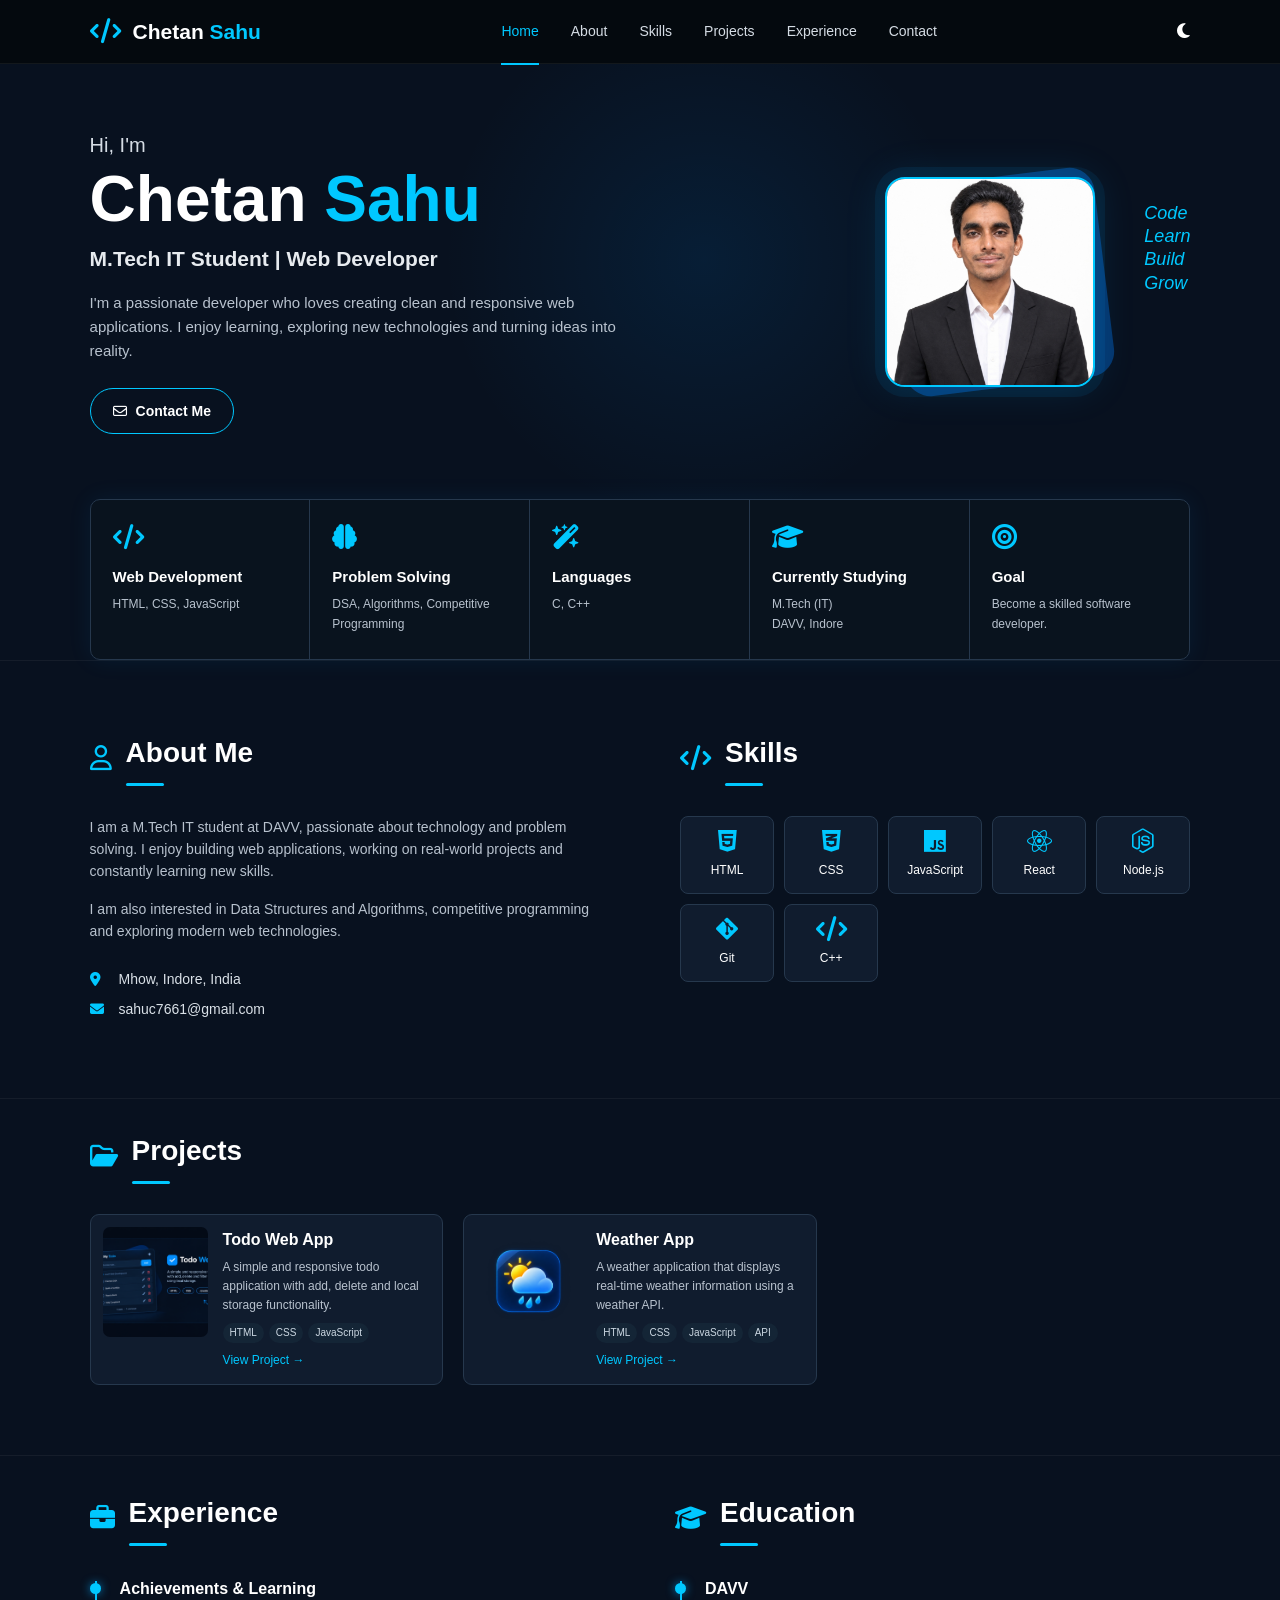
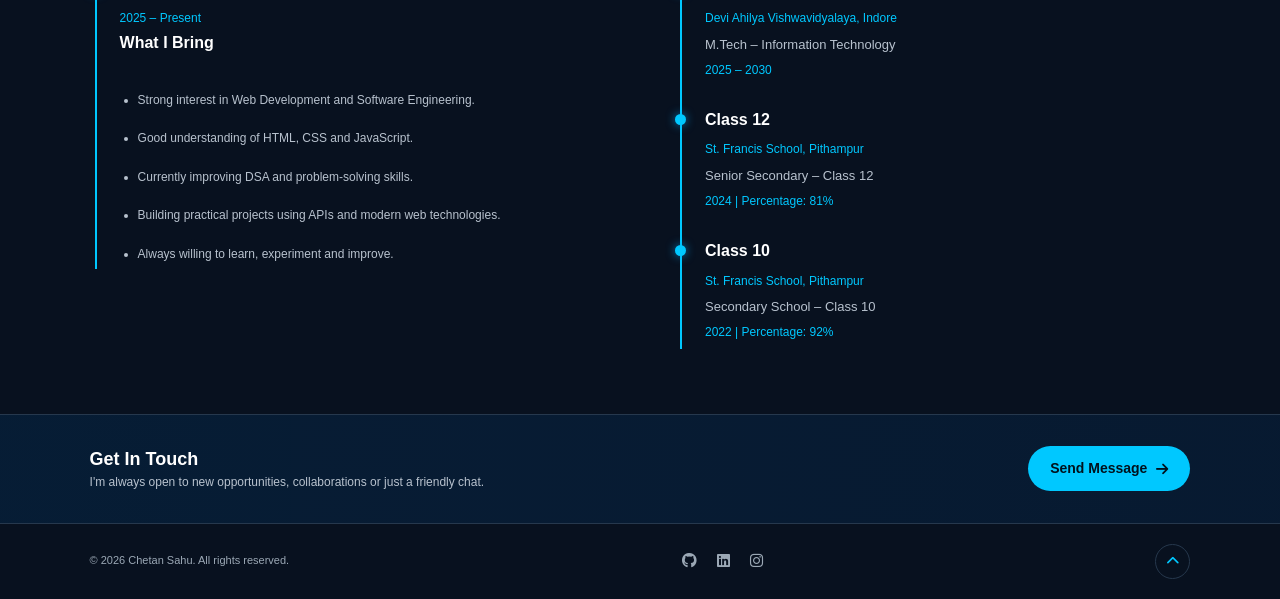
<file: index.html>
<!DOCTYPE html>
<html lang="en">

<head>
    <meta charset="UTF-8">

    <meta name="viewport" content="width=device-width, initial-scale=1.0">

    <meta name="description" content="Chetan Sahu - M.Tech IT Student Portfolio">

    <title>Chetan Sahu | Portfolio</title>

    <!-- CSS -->
    <link rel="stylesheet" href="style.css">

    <!-- Font Awesome Icons -->
    <link rel="stylesheet" href="https://cdnjs.cloudflare.com/ajax/libs/font-awesome/6.5.2/css/all.min.css">
    <script src="script.js"></script>
</head>

<body>

    <!-- ================= NAVBAR ================= -->

    <header class="navbar">

        <div class="logo">
            <i class="fa-solid fa-code"></i>
            <span>Chetan <b>Sahu</b></span>
        </div>

        <nav>
            <a href="#home" class="active">Home</a>
            <a href="#about">About</a>
            <a href="#skills">Skills</a>
            <a href="#projects">Projects</a>
            <a href="#experience">Experience</a>
            <a href="#contact">Contact</a>
        </nav>

        <!-- Dark / Light mode -->
        <!-- <button id="theme-btn" class="theme-btn">
            <i class="fa-solid fa-moon"></i>
        </button> -->
        <!-- Dark / Light Mode -->
        <button id="theme-btn" class="theme-btn" aria-label="Toggle dark/light mode">
            <i class="fa-solid fa-moon"></i>
        </button>

    </header>


    <!-- ================= HOME ================= -->

    <section id="home" class="hero">

        <div class="hero-content">

            <p class="intro">Hi, I'm</p>

            <h1>
                Chetan <span>Sahu</span>
            </h1>

            <h2>
                M.Tech IT Student | Web Developer
            </h2>

            <p class="hero-description">
                I'm a passionate developer who loves creating
                clean and responsive web applications. I enjoy
                learning, exploring new technologies and turning
                ideas into reality.
            </p>

            <div class="hero-buttons">

                <!-- <a href="#" class="btn primary-btn">
                    <i class="fa-solid fa-download"></i>
                    Download Resume
                </a> -->

                <a href="#contact" class="btn secondary-btn">
                    <i class="fa-regular fa-envelope"></i>
                    Contact Me
                </a>

            </div>

        </div>


        <!-- Profile Image -->

        <div class="hero-image">

            <div class="image-decoration"></div>

            <img src="images/Screenshot.jpg" alt="Chetan Sahu">

            <div class="code-text">
                Code<br>
                Learn<br>
                Build<br>
                Grow
            </div>

        </div>

    </section>


    <!-- ================= QUICK FEATURES ================= -->

    <section class="features">

        <div class="feature-card">

            <i class="fa-solid fa-code"></i>

            <div>
                <h3>Web Development</h3>

                <p>
                    HTML, CSS, JavaScript

                </p>
            </div>

        </div>


        <div class="feature-card">

            <i class="fa-solid fa-brain"></i>

            <div>
                <h3>Problem Solving</h3>

                <p>
                    DSA, Algorithms,
                    Competitive Programming
                </p>
            </div>

        </div>


        <div class="feature-card">

            <i class="fa-solid fa-wand-magic-sparkles"></i>

            <div>
                <h3>Languages</h3>

                <p>
                    C, C++

                </p>
            </div>

        </div>


        <div class="feature-card">

            <i class="fa-solid fa-graduation-cap"></i>

            <div>
                <h3>Currently Studying</h3>

                <p>
                    M.Tech (IT)<br>
                    DAVV, Indore
                </p>
            </div>

        </div>


        <div class="feature-card">

            <i class="fa-solid fa-bullseye"></i>

            <div>
                <h3>Goal</h3>

                <p>
                    Become a skilled software
                    developer.
                </p>
            </div>

        </div>

    </section>


    <!-- ================= ABOUT ================= -->

    <section id="about" class="section">

        <div class="about-container">

            <div class="about-text">

                <div class="section-title">
                    <i class="fa-regular fa-user"></i>

                    <h2>About Me</h2>
                </div>

                <p>
                    I am a M.Tech IT student at DAVV, passionate
                    about technology and problem solving. I enjoy
                    building web applications, working on
                    real-world projects and constantly learning
                    new skills.
                </p>

                <p>
                    I am also interested in Data Structures and
                    Algorithms, competitive programming and
                    exploring modern web technologies.
                </p>


                <div class="personal-info">

                    <p>
                        <i class="fa-solid fa-location-dot"></i>
                        Mhow, Indore, India
                    </p>

                    <p>
                        <i class="fa-solid fa-envelope"></i>
                        sahuc7661@gmail.com
                    </p>

                </div>

            </div>


            <!-- ================= SKILLS ================= -->

            <div id="skills" class="skills">

                <div class="section-title">

                    <i class="fa-solid fa-code"></i>

                    <h2>Skills</h2>

                </div>


                <div class="skills-grid">

                    <div class="skill-card">
                        <i class="fa-brands fa-html5"></i>
                        <span>HTML</span>
                    </div>

                    <div class="skill-card">
                        <i class="fa-brands fa-css3-alt"></i>
                        <span>CSS</span>
                    </div>

                    <div class="skill-card">
                        <i class="fa-brands fa-js"></i>
                        <span>JavaScript</span>
                    </div>

                    <div class="skill-card">
                        <i class="fa-brands fa-react"></i>
                        <span>React</span>
                    </div>

                    <div class="skill-card">
                        <i class="fa-brands fa-node-js"></i>
                        <span>Node.js</span>
                    </div>

                    <div class="skill-card">
                        <i class="fa-brands fa-git-alt"></i>
                        <span>Git</span>
                    </div>

                    <!-- <div class="skill-card">
                        <i class="fa-brands fa-java"></i>
                        <span>Java</span>
                    </div> -->

                    <div class="skill-card">
                        <i class="fa-solid fa-code"></i>
                        <span>C++</span>
                    </div>

                    <!-- <div class="skill-card">
                        <i class="fa-solid fa-database"></i>
                        <span>MySQL</span>
                    </div> -->

                    <!-- <div class="skill-card">
                        <i class="fa-brands fa-figma"></i>
                        <span>Figma</span>
                    </div> -->

                </div>

            </div>

        </div>

    </section>


    <!-- ================= PROJECTS ================= -->

    <section id="projects" class="section projects-section">

        <div class="section-title">

            <i class="fa-regular fa-folder-open"></i>

            <h2>Projects</h2>

        </div>


        <div class="projects-container">


            <!-- Project 1 -->

            <!-- <div class="project-card">

                <img src="images/travel.png"
                     alt="Travel Explorer">

                <div class="project-content">

                    <h3>Travel Explorer</h3>

                    <p>
                        A travel information web app that
                        provides useful information about
                        cities and destinations using APIs.
                    </p>

                    <div class="tags">

                        <span>HTML</span>
                        <span>CSS</span>
                        <span>JavaScript</span>
                        <span>APIs</span>

                    </div>

                    <a href="projects/travel-explorer/index.html" class="project-link">
                        View Project →
                    </a>

                </div>

            </div> -->


            <!-- Project 2 -->

            <div class="project-card">

                <img src="images/todo.png" alt="Todo Web App">

                <div class="project-content">

                    <h3>Todo Web App</h3>

                    <p>
                        A simple and responsive todo
                        application with add, delete and
                        local storage functionality.
                    </p>

                    <div class="tags">

                        <span>HTML</span>
                        <span>CSS</span>
                        <span>JavaScript</span>

                    </div>

                    <a href="projects/todo-app/index.html" class="project-link">
                        View Project →
                    </a>

                </div>

            </div>


            <!-- Project 3 -->

            <div class="project-card">

                <img src="images/weather.png" alt="Weather App">

                <div class="project-content">

                    <h3>Weather App</h3>

                    <p>
                        A weather application that displays
                        real-time weather information using
                        a weather API.
                    </p>

                    <div class="tags">

                        <span>HTML</span>
                        <span>CSS</span>
                        <span>JavaScript</span>
                        <span>API</span>

                    </div>

                    <a href="projects/weather-app/index.html" class="project-link">
                        View Project →
                    </a>

                </div>

            </div>

        </div>

    </section>


    <!-- ================= EXPERIENCE ================= -->

    <section id="experience" class="section experience-section">

        <div class="experience-container">


            <div class="experience-box">

                <div class="section-title">

                    <i class="fa-solid fa-briefcase"></i>

                    <h2>Experience</h2>

                </div>

                <div class="timeline">

                    <div class="timeline-item">

                        <div class="timeline-dot"></div>

                        <div>

                            <h3>
                                Achievements & Learning
                            </h3>

                            <span>
                                2025 – Present
                            </span><br>
                            <div class="experience-box">

                                <h4>What I Bring</h4><br>

                                <ul>
                                    <li>Strong interest in Web Development and Software Engineering.</li><br>
                                    <li>Good understanding of HTML, CSS and JavaScript.</li><br>
                                    <li>Currently improving DSA and problem-solving skills.</li><br>
                                    <li>Building practical projects using APIs and modern web technologies.</li><br>
                                    <li>Always willing to learn, experiment and improve.</li>
                                </ul>

                            </div>

                            <!-- <ul>

                                <li>
                                    Built multiple web
                                    projects.
                                </li>

                                <li>
                                    Practicing DSA and
                                    problem solving.
                                </li>

                                <li>
                                    Learning modern
                                    web technologies.
                                </li>

                            </ul> -->

                        </div>

                    </div>

                </div>

            </div>


            <!-- Education -->

            <div class="experience-box">

                <div class="section-title">

                    <i class="fa-solid fa-graduation-cap"></i>

                    <h2>Education</h2>

                </div>

                <div class="timeline">

                    <div class="timeline-item">

                        <div class="timeline-dot"></div>

                        <div>

                            <h3>
                                DAVV
                            </h3>

                            <span>
                                Devi Ahilya Vishwavidyalaya,
                                Indore
                            </span>

                            <p>
                                M.Tech – Information Technology
                            </p>

                            <span>
                                2025 – 2030
                            </span>

                        </div>

                    </div><br>
                    <div class="timeline-item">

                        <div class="timeline-dot"></div>

                        <div>
                            <h3>Class 12</h3>

                            <span>
                                St. Francis School, Pithampur
                            </span>

                            <p>
                                Senior Secondary – Class 12
                            </p>

                            <span>
                                2024 | Percentage: 81%
                            </span>
                        </div>

                    </div><br>
                    <div class="timeline-item">

                        <div class="timeline-dot"></div>

                        <div>
                            <h3>Class 10</h3>

                            <span>
                                St. Francis School, Pithampur
                            </span>

                            <p>
                                Secondary School – Class 10
                            </p>

                            <span>
                                2022 | Percentage: 92%
                            </span>
                        </div>

                    </div>

                </div>

            </div>

        </div>

    </section>


    <!-- ================= CONTACT ================= -->

    <section id="contact" class="contact-section">

        <div class="contact-content">

            <div>

                <h2>Get In Touch</h2>

                <p>
                    I'm always open to new opportunities,
                    collaborations or just a friendly chat.
                </p>

            </div>


            <a href="https://mail.google.com/mail/?view=cm&fs=1&to=sahuc7661@gmail.com" target="_blank"
                class="btn primary-btn">
                Send Message
                <i class="fa-solid fa-arrow-right"></i>

            </a>

        </div>

    </section>


    <!-- ================= FOOTER ================= -->

    <footer>

        <p>
            © 2026 Chetan Sahu. All rights reserved.
        </p>


        <div class="social-links">

            <a href="https://github.com/chetansahu3080" target="_blank">
                <i class="fa-brands fa-github"></i>
            </a>

            <a href="https://www.linkedin.com/in/chetan-sahu-0645aa422/" target="_blank">
                <i class="fa-brands fa-linkedin"></i>
            </a>

            <a href="https://www.instagram.com/chetan_sahu3080/" target="_blank">
                <i class="fa-brands fa-instagram"></i>
            </a>

            <!-- <a href="#">
                <i class="fa-brands fa-x-twitter"></i>
            </a> -->

        </div>


        <!-- Scroll to top -->

        <button id="top-btn" class="top-btn">

            <i class="fa-solid fa-chevron-up"></i>

        </button>

    </footer>


    <!-- JavaScript -->

    <script src="script.js"></script>

</body>

</html>
</file>
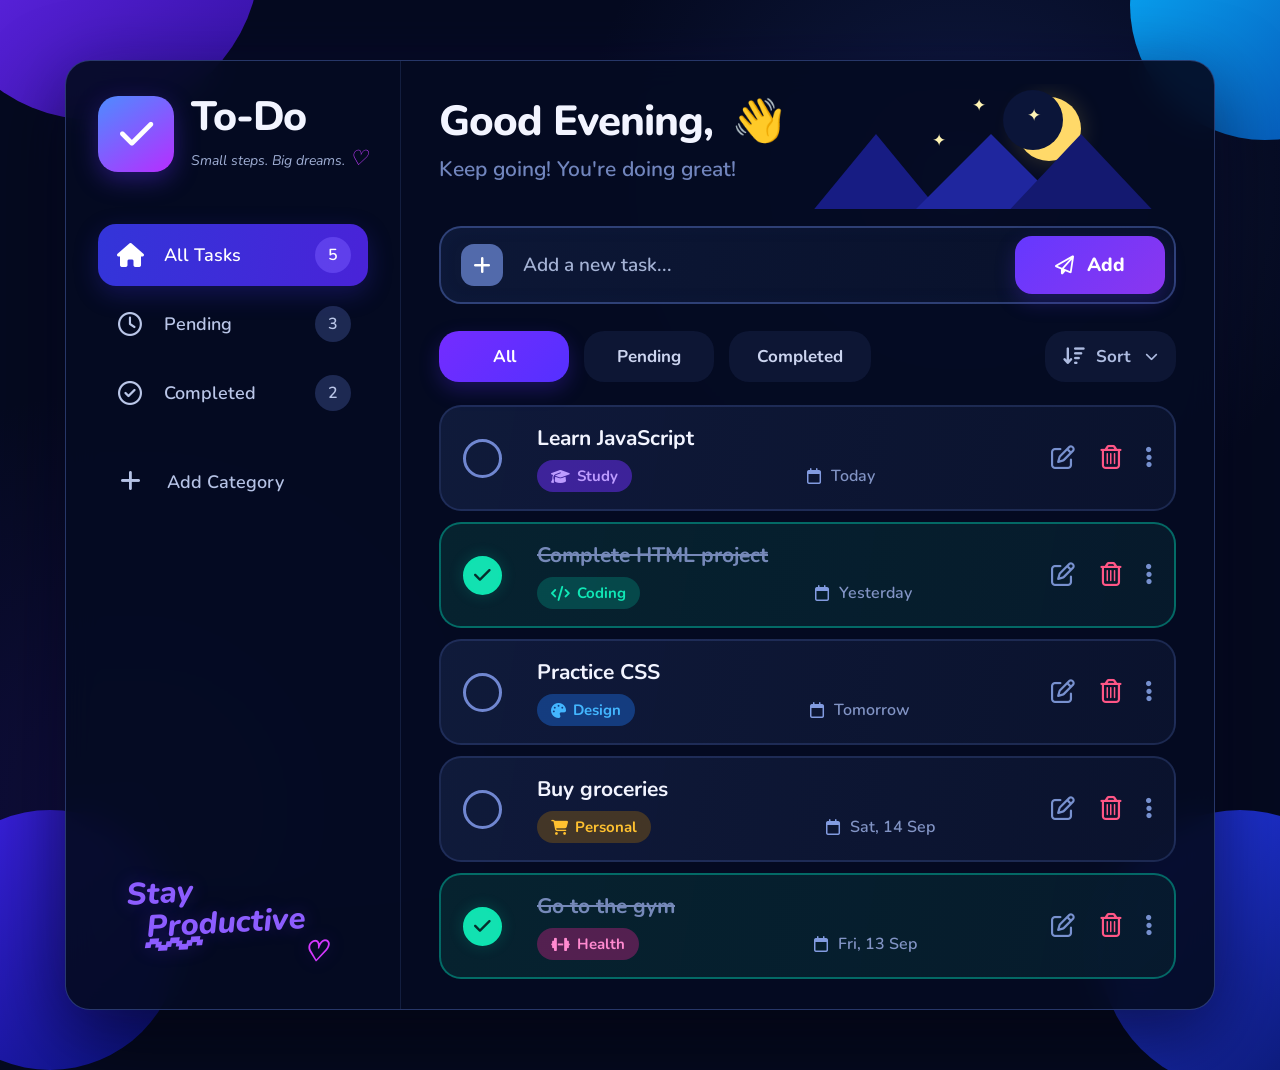
<file: projects/todo-app/index.html>
<!DOCTYPE html>
<html lang="en">
<head>
    <meta charset="UTF-8">

    <!-- Mobile Responsive -->
    <meta name="viewport" content="width=device-width, initial-scale=1.0">

    <title>To-Do | Stay Productive</title>

    <!-- Google Font -->
    <link rel="preconnect" href="https://fonts.googleapis.com">
    <link rel="preconnect" href="https://fonts.gstatic.com" crossorigin>
    <link href="https://fonts.googleapis.com/css2?family=Nunito:wght@400;500;600;700;800&display=swap" rel="stylesheet">

    <!-- Font Awesome Icons -->
    <link rel="stylesheet"
          href="https://cdnjs.cloudflare.com/ajax/libs/font-awesome/6.5.2/css/all.min.css">

    <!-- CSS -->
    <link rel="stylesheet" href="style.css">
</head>

<body>

    <!-- Background Decorative Elements -->
    <div class="bg-circle circle-1"></div>
    <div class="bg-circle circle-2"></div>
    <div class="bg-circle circle-3"></div>
    <div class="bg-circle circle-4"></div>


    <!-- ================= MAIN APP ================= -->

    <div class="app-container">


        <!-- ================= SIDEBAR ================= -->

        <aside class="sidebar">

            <!-- Logo -->
            <div class="logo-area">

                <div class="logo-icon">
                    <i class="fa-solid fa-check"></i>
                </div>

                <div class="logo-text">
                    <h1>To-Do</h1>
                    <p>Small steps. Big dreams. <span>♡</span></p>
                </div>

            </div>


            <!-- Navigation -->

            <nav class="sidebar-nav">

                <button class="nav-item active" data-filter="all">

                    <span class="nav-icon">
                        <i class="fa-solid fa-house"></i>
                    </span>

                    <span class="nav-name">All Tasks</span>

                    <span class="nav-count" id="allCount">5</span>

                </button>


                <button class="nav-item" data-filter="pending">

                    <span class="nav-icon">
                        <i class="fa-regular fa-clock"></i>
                    </span>

                    <span class="nav-name">Pending</span>

                    <span class="nav-count" id="pendingCount">3</span>

                </button>


                <button class="nav-item" data-filter="completed">

                    <span class="nav-icon">
                        <i class="fa-regular fa-circle-check"></i>
                    </span>

                    <span class="nav-name">Completed</span>

                    <span class="nav-count" id="completedCount">2</span>

                </button>


                <!-- Add Category -->

                <button class="add-category">

                    <span class="plus-category">
                        <i class="fa-solid fa-plus"></i>
                    </span>

                    <span>Add Category</span>

                </button>

            </nav>


            <!-- Productivity Quote -->

            <div class="productivity-message">

                <p>Stay</p>
                <p>Productive</p>

                <span class="quote-lines">〰</span>
                <span class="quote-heart">♡</span>

            </div>

        </aside>



        <!-- ================= MAIN CONTENT ================= -->

        <main class="main-content">


            <!-- Header -->

            <header class="main-header">

                <div class="welcome-text">

                    <h2>
                        Good Evening,
                        <span class="wave">👋</span>
                    </h2>

                    <p>Keep going! You're doing great!</p>

                </div>


                <!-- Decorative Night Illustration -->

                <div class="night-scene">

                    <div class="moon"></div>

                    <div class="stars">
                        <span>✦</span>
                        <span>✦</span>
                        <span>✦</span>
                        <span>✦</span>
                    </div>

                    <div class="mountains">
                        <div class="mountain mountain-1"></div>
                        <div class="mountain mountain-2"></div>
                        <div class="mountain mountain-3"></div>
                    </div>

                </div>

            </header>



            <!-- ================= ADD TASK ================= -->

            <section class="add-task-section">

                <div class="task-input-wrapper">

                    <div class="input-plus">
                        <i class="fa-solid fa-plus"></i>
                    </div>

                    <input
                        type="text"
                        id="taskInput"
                        placeholder="Add a new task..."
                        autocomplete="off"
                    >

                    <button id="addTaskBtn" class="add-task-btn">

                        <i class="fa-regular fa-paper-plane"></i>

                        <span>Add</span>

                    </button>

                </div>

            </section>



            <!-- ================= FILTER TABS ================= -->

            <section class="task-controls">

                <div class="filter-tabs">

                    <button class="filter-btn active" data-filter="all">
                        All
                    </button>

                    <button class="filter-btn" data-filter="pending">
                        Pending
                    </button>

                    <button class="filter-btn" data-filter="completed">
                        Completed
                    </button>

                </div>


                <!-- Sort -->

                <button class="sort-btn" id="sortBtn">

                    <i class="fa-solid fa-arrow-down-wide-short"></i>

                    <span>Sort</span>

                    <i class="fa-solid fa-chevron-down"></i>

                </button>

                <div class="sort-menu" id="sortMenu">

                    <button data-sort="default">
                        Default
                    </button>

                    <button data-sort="newest">
                        Newest
                    </button>

                    <button data-sort="oldest">
                        Oldest
                    </button>

                    <button data-sort="az">
                        A → Z
                    </button>

                    <button data-sort="za">
                        Z → A
                    </button>

                </div>

            </section>



            <!-- ================= TASK LIST ================= -->

            <section class="task-list" id="taskList">


                <!-- TASK 1 -->

                <article class="task-card pending-task"
                         data-category="study"
                         data-status="pending">

                    <button class="task-check">
                        <i class="fa-solid fa-check"></i>
                    </button>


                    <div class="task-information">

                        <h3>Learn JavaScript</h3>

                        <div class="task-meta">

                            <span class="category study">

                                <i class="fa-solid fa-graduation-cap"></i>

                                Study

                            </span>

                            <span class="task-date">

                                <i class="fa-regular fa-calendar"></i>

                                Today

                            </span>

                        </div>

                    </div>


                    <div class="task-actions">

                        <button class="edit-btn">
                            <i class="fa-regular fa-pen-to-square"></i>
                        </button>

                        <button class="delete-btn">
                            <i class="fa-regular fa-trash-can"></i>
                        </button>

                        <button class="more-btn">
                            <i class="fa-solid fa-ellipsis-vertical"></i>
                        </button>

                    </div>

                </article>



                <!-- TASK 2 -->

                <article class="task-card completed-task"
                         data-category="coding"
                         data-status="completed">

                    <button class="task-check checked">

                        <i class="fa-solid fa-check"></i>

                    </button>


                    <div class="task-information">

                        <h3>Complete HTML project</h3>

                        <div class="task-meta">

                            <span class="category coding">

                                <i class="fa-solid fa-code"></i>

                                Coding

                            </span>

                            <span class="task-date">

                                <i class="fa-regular fa-calendar"></i>

                                Yesterday

                            </span>

                        </div>

                    </div>


                    <div class="task-actions">

                        <button class="edit-btn">
                            <i class="fa-regular fa-pen-to-square"></i>
                        </button>

                        <button class="delete-btn">
                            <i class="fa-regular fa-trash-can"></i>
                        </button>

                        <button class="more-btn">
                            <i class="fa-solid fa-ellipsis-vertical"></i>
                        </button>

                    </div>

                </article>



                <!-- TASK 3 -->

                <article class="task-card pending-task"
                         data-category="design"
                         data-status="pending">

                    <button class="task-check">
                        <i class="fa-solid fa-check"></i>
                    </button>


                    <div class="task-information">

                        <h3>Practice CSS</h3>

                        <div class="task-meta">

                            <span class="category design">

                                <i class="fa-solid fa-palette"></i>

                                Design

                            </span>

                            <span class="task-date">

                                <i class="fa-regular fa-calendar"></i>

                                Tomorrow

                            </span>

                        </div>

                    </div>


                    <div class="task-actions">

                        <button class="edit-btn">
                            <i class="fa-regular fa-pen-to-square"></i>
                        </button>

                        <button class="delete-btn">
                            <i class="fa-regular fa-trash-can"></i>
                        </button>

                        <button class="more-btn">
                            <i class="fa-solid fa-ellipsis-vertical"></i>
                        </button>

                    </div>

                </article>



                <!-- TASK 4 -->

                <article class="task-card pending-task"
                         data-category="personal"
                         data-status="pending">

                    <button class="task-check">
                        <i class="fa-solid fa-check"></i>
                    </button>


                    <div class="task-information">

                        <h3>Buy groceries</h3>

                        <div class="task-meta">

                            <span class="category personal">

                                <i class="fa-solid fa-cart-shopping"></i>

                                Personal

                            </span>

                            <span class="task-date">

                                <i class="fa-regular fa-calendar"></i>

                                Sat, 14 Sep

                            </span>

                        </div>

                    </div>


                    <div class="task-actions">

                        <button class="edit-btn">
                            <i class="fa-regular fa-pen-to-square"></i>
                        </button>

                        <button class="delete-btn">
                            <i class="fa-regular fa-trash-can"></i>
                        </button>

                        <button class="more-btn">
                            <i class="fa-solid fa-ellipsis-vertical"></i>
                        </button>

                    </div>

                </article>



                <!-- TASK 5 -->

                <article class="task-card completed-task"
                         data-category="health"
                         data-status="completed">

                    <button class="task-check checked">

                        <i class="fa-solid fa-check"></i>

                    </button>


                    <div class="task-information">

                        <h3>Go to the gym</h3>

                        <div class="task-meta">

                            <span class="category health">

                                <i class="fa-solid fa-dumbbell"></i>

                                Health

                            </span>

                            <span class="task-date">

                                <i class="fa-regular fa-calendar"></i>

                                Fri, 13 Sep

                            </span>

                        </div>

                    </div>


                    <div class="task-actions">

                        <button class="edit-btn">
                            <i class="fa-regular fa-pen-to-square"></i>
                        </button>

                        <button class="delete-btn">
                            <i class="fa-regular fa-trash-can"></i>
                        </button>

                        <button class="more-btn">
                            <i class="fa-solid fa-ellipsis-vertical"></i>
                        </button>

                    </div>

                </article>


            </section>


            <!-- Empty State -->

            <div class="empty-state" id="emptyState">

                <i class="fa-regular fa-clipboard"></i>

                <h3>No tasks found</h3>

                <p>Add a new task to get started.</p>

            </div>


        </main>

    </div>



    <!-- ================= EDIT MODAL ================= -->

    <div class="modal-overlay" id="editModal">

        <div class="edit-modal">

            <button class="close-modal" id="closeModal">
                <i class="fa-solid fa-xmark"></i>
            </button>

            <h2>Edit Task</h2>

            <input
                type="text"
                id="editTaskInput"
                placeholder="Task name"
            >

            <button id="saveEditBtn">
                Save Changes
            </button>

        </div>

    </div>



    <!-- JavaScript -->

    <script src="script.js"></script>

</body>
</html>
</file>
<file: style.css>
/* =========================================
   GLOBAL SETTINGS
========================================= */

* {
    margin: 0;
    padding: 0;
    box-sizing: border-box;
    scroll-behavior: smooth;
}

:root {
    --bg: #05090e;
    --bg-light: #0a111a;
    --card: #0b141f;
    --border: #1c3045;

    --text: #f5f7fa;
    --text-light: #b8c2ce;

    --blue: #08a9ff;
    --blue-dark: #0077c8;

    --shadow: 0 0 25px rgba(0, 157, 255, 0.08);
}

body {
    font-family: Arial, Helvetica, sans-serif;
    background: var(--bg);
    color: var(--text);
    line-height: 1.6;
}


/* =========================================
   GENERAL
========================================= */

a {
    text-decoration: none;
    color: inherit;
}

button {
    font-family: inherit;
}

section {
    scroll-margin-top: 80px;
}

.section {
    padding: 70px max(7%, 30px);
    border-top: 1px solid rgba(255,255,255,0.05);
}

.section-title {
    display: flex;
    align-items: center;
    gap: 14px;
    margin-bottom: 30px;
}

.section-title i {
    color: var(--blue);
    font-size: 25px;
}

.section-title h2 {
    font-size: 28px;
    position: relative;
}

.section-title h2::after {
    content: "";
    display: block;
    width: 38px;
    height: 3px;
    background: var(--blue);
    margin-top: 7px;
    border-radius: 10px;
}


/* =========================================
   NAVBAR
========================================= */

.navbar {
    height: 64px;
    padding: 0 max(7%, 30px);

    display: flex;
    align-items: center;
    justify-content: space-between;

    position: sticky;
    top: 0;
    z-index: 1000;

    background: rgba(5, 9, 14, 0.92);
    backdrop-filter: blur(12px);

    border-bottom: 1px solid rgba(255,255,255,0.06);
}

.logo {
    display: flex;
    align-items: center;
    gap: 12px;

    font-size: 21px;
    font-weight: bold;
}

.logo i {
    color: var(--blue);
    font-size: 25px;
}

.logo b {
    color: var(--blue);
}

.navbar nav {
    display: flex;
    gap: 32px;
}

.navbar nav a {
    color: #d5dce4;
    font-size: 14px;
    padding: 22px 0;
    position: relative;

    transition: 0.3s;
}

.navbar nav a:hover,
.navbar nav a.active {
    color: var(--blue);
}

.navbar nav a.active::after {
    content: "";

    position: absolute;
    left: 0;
    bottom: 0;

    width: 100%;
    height: 2px;

    background: var(--blue);
}

/* .theme-btn {
    background: transparent;
    border: none;

    color: white;
    font-size: 17px;

    cursor: pointer;

    transition: 0.3s;
}

.theme-btn:hover {
    color: var(--blue);
    transform: rotate(20deg);
} */


/* =========================================
   HERO
========================================= */

.hero {
    min-height: 430px;

    padding: 65px max(7%, 30px);

    display: flex;
    align-items: center;
    justify-content: space-between;

    gap: 60px;

    background:
        radial-gradient(
            circle at 55% 45%,
            rgba(0, 145, 255, 0.10),
            transparent 35%
        );
}

.hero-content {
    max-width: 570px;
}

.intro {
    font-size: 20px;
    color: #d5dce4;
    margin-bottom: 3px;
}

.hero h1 {
    font-size: clamp(42px, 5vw, 64px);
    line-height: 1.1;
    margin-bottom: 8px;
}

.hero h1 span {
    color: var(--blue);
}

.hero h2 {
    font-size: 21px;
    margin-bottom: 15px;
    color: #e7ebef;
}

.hero-description {
    color: var(--text-light);
    max-width: 550px;
    font-size: 15px;
}

.hero-buttons {
    display: flex;
    gap: 15px;
    margin-top: 25px;
    flex-wrap: wrap;
}

.btn {
    padding: 11px 22px;

    border-radius: 25px;

    display: inline-flex;
    align-items: center;
    gap: 9px;

    font-size: 14px;
    font-weight: 600;

    transition: 0.3s;
}

.primary-btn {
    background: var(--blue);
    color: #00121d;
}

.primary-btn:hover {
    background: #39bbff;
    transform: translateY(-3px);
    box-shadow: 0 8px 25px rgba(0,169,255,0.25);
}

.secondary-btn {
    border: 1px solid var(--blue);
    color: white;
}

.secondary-btn:hover {
    background: rgba(0,169,255,0.1);
    transform: translateY(-3px);
}


/* =========================================
   HERO IMAGE
========================================= */

.hero-image {
    width: 400px;
    height: 300px;

    position: relative;

    display: flex;
    justify-content: center;
    align-items: center;
}

.hero-image img {
    width: 210px;
    height: 210px;

    object-fit: cover;

    border-radius: 20px;

    position: relative;
    z-index: 2;

    border: 2px solid var(--blue);

    box-shadow:
        0 0 0 10px rgba(0,169,255,0.08),
        0 0 40px rgba(0,169,255,0.15);
}

.image-decoration {
    width: 210px;
    height: 210px;

    position: absolute;

    background: rgba(0,125,255,0.35);

    border-radius: 25px;

    transform: rotate(-7deg);

    right: 85px;
    top: 45px;
}

.code-text {
    position: absolute;

    right: 0;
    top: 70px;

    color: var(--blue);

    font-size: 18px;
    font-style: italic;

    line-height: 1.3;
}


/* =========================================
   FEATURES
========================================= */

.features {
    margin: 0 max(7%, 30px);

    display: grid;
    grid-template-columns:
        repeat(5, 1fr);

    border: 1px solid var(--border);

    border-radius: 10px;

    background: rgba(10,20,30,0.55);

    box-shadow: var(--shadow);

    overflow: hidden;
}

.feature-card {
    padding: 25px 22px;

    display: flex;
    flex-direction: column;

    gap: 15px;

    border-right: 1px solid var(--border);

    transition: 0.3s;
}

.feature-card:last-child {
    border-right: none;
}

.feature-card:hover {
    background: rgba(0,160,255,0.05);
}

.feature-card > i {
    color: var(--blue);
    font-size: 25px;
}

.feature-card h3 {
    font-size: 15px;
    margin-bottom: 6px;
}

.feature-card p {
    color: var(--text-light);
    font-size: 12px;
}


/* =========================================
   ABOUT + SKILLS
========================================= */

.about-container {
    display: grid;
    grid-template-columns: 1fr 1fr;
    gap: 80px;
}

.about-text > p {
    color: var(--text-light);
    font-size: 14px;
    margin-bottom: 15px;
    max-width: 550px;
}

.personal-info {
    margin-top: 25px;
}

.personal-info p {
    color: #d9e0e7;
    margin: 8px 0;
    font-size: 14px;
}

.personal-info i {
    width: 25px;
    color: var(--blue);
}


/* =========================================
   SKILLS
========================================= */

.skills-grid {
    display: grid;

    grid-template-columns:
        repeat(5, 1fr);

    gap: 10px;
}

.skill-card {
    min-height: 78px;

    display: flex;
    flex-direction: column;

    align-items: center;
    justify-content: center;

    gap: 7px;

    border: 1px solid var(--border);

    border-radius: 8px;

    background: var(--card);

    transition: 0.3s;
}

.skill-card i {
    font-size: 25px;
    color: var(--blue);
}

.skill-card span {
    font-size: 12px;
}

.skill-card:hover {
    transform: translateY(-5px);
    border-color: var(--blue);

    box-shadow:
        0 8px 25px rgba(0,160,255,0.10);
}


/* =========================================
   PROJECTS
========================================= */

.projects-section {
    padding-top: 30px;
}

.projects-container {
    display: grid;

    grid-template-columns:
        repeat(3, 1fr);

    gap: 20px;
}

.project-card {
    display: flex;
    gap: 15px;

    padding: 12px;

    border: 1px solid var(--border);

    border-radius: 9px;

    background: var(--card);

    transition: 0.3s;
}

.project-card:hover {
    transform: translateY(-5px);

    border-color: var(--blue);

    box-shadow:
        0 10px 30px rgba(0,150,255,0.10);
}

.project-card img {
    width: 105px;
    height: 110px;

    object-fit: cover;

    border-radius: 7px;
}

.project-content {
    flex: 1;
}

.project-content h3 {
    font-size: 16px;
    margin-bottom: 5px;
}

.project-content p {
    font-size: 12px;
    color: var(--text-light);

    margin-bottom: 8px;
}

.tags {
    display: flex;
    flex-wrap: wrap;
    gap: 5px;
}

.tags span {
    background: #142536;

    color: #cbd7e2;

    padding: 2px 7px;

    border-radius: 10px;

    font-size: 10px;
}

.project-link {
    display: inline-block;

    margin-top: 8px;

    font-size: 12px;

    color: var(--blue);

    transition: 0.3s;
}

.project-link:hover {
    letter-spacing: 0.5px;
}


/* =========================================
   EXPERIENCE + EDUCATION
========================================= */

.experience-section {
    padding-top: 35px;
}

.experience-container {
    display: grid;

    grid-template-columns:
        1fr 1fr;

    gap: 70px;
}

.timeline {
    position: relative;

    padding-left: 30px;
}

.timeline::before {
    content: "";

    position: absolute;

    left: 5px;
    top: 5px;

    width: 2px;
    height: 100%;

    background: var(--blue);
}

.timeline-item {
    position: relative;

    display: flex;

    gap: 20px;
}

.timeline-dot {
    width: 11px;
    height: 11px;

    border-radius: 50%;

    background: var(--blue);

    position: absolute;

    left: -30px;
    top: 7px;

    box-shadow:
        0 0 10px rgba(0,170,255,0.7);
}

.timeline-item h3 {
    font-size: 16px;
    margin-bottom: 3px;
}

.timeline-item span {
    font-size: 12px;
    color: var(--blue);
}

.timeline-item p {
    font-size: 13px;
    color: var(--text-light);
    margin-top: 5px;
}

.timeline-item ul {
    margin-top: 10px;
    padding-left: 18px;

    color: var(--text-light);

    font-size: 12px;
}


/* =========================================
   CONTACT
========================================= */

.contact-section {
    padding: 30px max(7%, 30px);

    background:
        linear-gradient(
            90deg,
            rgba(0,70,130,0.22),
            rgba(0,130,255,0.08)
        );

    border-top: 1px solid var(--border);
    border-bottom: 1px solid var(--border);
}

.contact-content {
    display: flex;

    align-items: center;
    justify-content: space-between;

    gap: 30px;
}

.contact-content h2 {
    font-size: 18px;
}

.contact-content p {
    color: var(--text-light);
    font-size: 12px;
}


/* =========================================
   FOOTER
========================================= */

footer {
    min-height: 75px;

    padding: 0 max(7%, 30px);

    display: flex;

    align-items: center;

    justify-content: space-between;

    gap: 20px;

    color: #9ba8b5;

    font-size: 11px;
}

.social-links {
    display: flex;
    gap: 20px;
}

.social-links a {
    font-size: 15px;
    transition: 0.3s;
}

.social-links a:hover {
    color: var(--blue);
    transform: translateY(-3px);
}

.top-btn {
    width: 35px;
    height: 35px;

    border-radius: 50%;

    border: 1px solid var(--border);

    background: transparent;

    color: var(--blue);

    cursor: pointer;

    transition: 0.3s;
}

.top-btn:hover {
    background: var(--blue);
    color: #00121d;
}


/* =========================================
   LIGHT MODE
========================================= */

body.light-mode {
    --bg: #f5f8fb;
    --bg-light: #ffffff;
    --card: #ffffff;
    --border: #dce5ed;

    --text: #101820;
    --text-light: #53616e;

    --blue: #008ee8;
}

body.light-mode .navbar {
    background: rgba(255,255,255,0.92);
}

body.light-mode .secondary-btn {
    color: #111;
}

body.light-mode .feature-card,
body.light-mode .skill-card,
body.light-mode .project-card {
    background: white;
}

body.light-mode .tags span {
    background: #edf5fa;
    color: #405261;
}


/* =========================================
   ANIMATIONS
========================================= */

@keyframes fadeUp {

    from {
        opacity: 0;
        transform: translateY(25px);
    }

    to {
        opacity: 1;
        transform: translateY(0);
    }

}

.hero-content {
    animation: fadeUp 0.8s ease;
}

.hero-image {
    animation: fadeUp 1s ease;
}


/* =========================================
   TABLET
========================================= */

@media (max-width: 1000px) {

    .navbar nav {
        gap: 18px;
    }

    .features {
        grid-template-columns:
            repeat(3, 1fr);
    }

    .feature-card:nth-child(3) {
        border-right: none;
    }

    .about-container {
        gap: 40px;
    }

    .skills-grid {
        grid-template-columns:
            repeat(4, 1fr);
    }

    .projects-container {
        grid-template-columns:
            repeat(2, 1fr);
    }

}


/* =========================================
   MOBILE
========================================= */

@media (max-width: 750px) {

    .navbar {
        padding: 0 20px;
    }

    .logo {
        font-size: 17px;
    }

    .navbar nav {
        display: none;
    }

    .hero {
        padding: 55px 25px;

        flex-direction: column;

        text-align: center;

        gap: 35px;
    }

    .hero-content {
        max-width: 100%;
    }

    .hero-buttons {
        justify-content: center;
    }

    .hero-image {
        width: 100%;
    }

    .code-text {
        right: 5%;
    }

    .features {
        margin: 0 20px;

        grid-template-columns: 1fr;

        text-align: center;
    }

    .feature-card {
        border-right: none;
        border-bottom: 1px solid var(--border);

        align-items: center;
    }

    .feature-card:last-child {
        border-bottom: none;
    }

    .section {
        padding: 55px 25px;
    }

    .about-container {
        grid-template-columns: 1fr;
    }

    .skills-grid {
        grid-template-columns:
            repeat(3, 1fr);
    }

    .projects-container {
        grid-template-columns: 1fr;
    }

    .experience-container {
        grid-template-columns: 1fr;
        gap: 45px;
    }

    .contact-content {
        flex-direction: column;
        align-items: flex-start;
    }

    footer {
        padding: 25px;

        flex-direction: column;

        text-align: center;
    }

}


/* =========================================
   SMALL MOBILE
========================================= */

@media (max-width: 450px) {

    .hero h1 {
        font-size: 40px;
    }

    .hero h2 {
        font-size: 17px;
    }

    .hero-image img,
    .image-decoration {
        width: 180px;
        height: 180px;
    }

    .skills-grid {
        grid-template-columns:
            repeat(2, 1fr);
    }

    .project-card {
        flex-direction: column;
    }

    .project-card img {
        width: 100%;
        height: 160px;
    }

    .code-text {
        display: none;
    }

}
.reveal {
    opacity: 0;
    transform: translateY(30px);
    transition: 0.7s ease;
}

.reveal.show {
    opacity: 1;
    transform: translateY(0);
}

/* =========================
   DARK / LIGHT MODE
========================= */

:root {
    --bg: #08111f;
    --text: #ffffff;
    --card: #101c2e;
    --blue: #00c8ff;
    --border: #26384d;
    --muted: #aebdce;
}

/* LIGHT MODE */
body.light-mode {
    --bg: #f5f9fc;
    --text: #172033;
    --card: #ffffff;
    --blue: #246ddb;
    --border: #d8e5ed;
    --muted: #526173;
}


/* Apply colors */
body {
    background: var(--bg);
    color: var(--text);
    transition: background 0.3s ease, color 0.3s ease;
}

/* Theme button */
.theme-btn {
    background: transparent;
    border: none;
    color: var(--text);
    font-size: 17px;
    cursor: pointer;
    transition: 0.3s ease;
}

.theme-btn:hover {
    color: var(--blue);
    transform: rotate(20deg);
}

/* Optional: make common sections change in light mode */
body.light-mode .navbar,
body.light-mode .experience-section,
body.light-mode .section,
body.light-mode a{
    color: #111827;
}
body.light-mode p{
    color: #111827;
}
body.light-mode h2{
    color: #111827;
}
body.light-mode footer {
    background: var(--bg);
    color: var(--text);
}
</file>
<file: projects/todo-app/style.css>
/* =========================================================
   RESET
========================================================= */

* {
    margin: 0;
    padding: 0;
    box-sizing: border-box;
}

:root {
    --bg: #050a20;
    --panel: #080f2a;
    --panel-light: #101a3b;

    --purple: #6535ff;
    --purple-light: #a33cff;
    --blue: #147cff;

    --text: #f2f4ff;
    --muted: #8191c2;

    --border: rgba(100, 130, 220, 0.25);

    --green: #13e6b4;
    --pink: #ff4f8b;
}

html {
    scroll-behavior: smooth;
}

body {
    font-family: "Nunito", sans-serif;
    background: var(--bg);
    color: var(--text);
    min-height: 100vh;
    overflow-x: hidden;
}


/* =========================================================
   BACKGROUND
========================================================= */

body::before {
    content: "";
    position: fixed;
    inset: 0;
    z-index: -5;

    background:
        radial-gradient(
            circle at 75% 20%,
            rgba(42, 68, 150, 0.28),
            transparent 32%
        ),
        radial-gradient(
            circle at 10% 90%,
            rgba(49, 26, 155, 0.25),
            transparent 30%
        ),
        #050a20;
}


/* Decorative circles */

.bg-circle {
    position: fixed;
    border-radius: 50%;
    filter: blur(0px);
    z-index: -2;
}

.circle-1 {
    width: 330px;
    height: 330px;
    top: -210px;
    left: -70px;

    background: linear-gradient(
        135deg,
        #712cff,
        #3211a0
    );
}

.circle-2 {
    width: 270px;
    height: 270px;
    top: -130px;
    right: -120px;

    background: linear-gradient(
        135deg,
        #09b7ff,
        #0647ad
    );
}

.circle-3 {
    width: 260px;
    height: 260px;
    bottom: -170px;
    left: -80px;

    background: linear-gradient(
        135deg,
        #4021e9,
        #07137c
    );
}

.circle-4 {
    width: 280px;
    height: 280px;
    bottom: -190px;
    right: -100px;

    background: linear-gradient(
        135deg,
        #2439f5,
        #08155f
    );
}


/* =========================================================
   MAIN APP
========================================================= */

.app-container {
    width: calc(100% - 130px);
    max-width: 1400px;
    min-height: 890px;

    margin: 60px auto;

    display: flex;

    background: rgba(5, 11, 34, 0.92);

    border: 1px solid rgba(93, 122, 209, 0.4);

    border-radius: 25px;

    overflow: hidden;

    box-shadow:
        0 30px 80px rgba(0, 0, 0, 0.55),
        0 0 60px rgba(48, 44, 170, 0.12);

    backdrop-filter: blur(15px);
}


/* =========================================================
   SIDEBAR
========================================================= */

.sidebar {
    width: 335px;
    flex-shrink: 0;

    padding: 35px 32px;

    border-right: 1px solid rgba(82, 109, 185, 0.2);

    position: relative;

    display: flex;
    flex-direction: column;
}


/* =========================================================
   LOGO
========================================================= */

.logo-area {
    display: flex;
    align-items: center;
    gap: 17px;

    margin-bottom: 52px;
}

.logo-icon {
    width: 76px;
    height: 76px;

    border-radius: 20px;

    display: flex;
    align-items: center;
    justify-content: center;

    background:
        linear-gradient(
            145deg,
            #4d8cff,
            #b72dff
        );

    box-shadow:
        0 8px 25px rgba(98, 48, 255, 0.35);
}

.logo-icon i {
    font-size: 38px;
    color: white;
}

.logo-text h1 {
    font-size: 41px;
    line-height: 1;
    font-weight: 800;

    letter-spacing: -1.5px;
}

.logo-text p {
    margin-top: 7px;

    font-size: 14px;
    font-style: italic;

    color: #a0afd5;
}

.logo-text p span {
    color: #c13cff;
    font-size: 21px;
}


/* =========================================================
   SIDEBAR NAV
========================================================= */

.sidebar-nav {
    display: flex;
    flex-direction: column;
    gap: 7px;
}

.nav-item {
    width: 100%;
    height: 62px;

    padding: 0 17px;

    border: none;
    border-radius: 18px;

    background: transparent;

    color: #bac6e8;

    display: flex;
    align-items: center;
    gap: 19px;

    font-family: inherit;
    font-size: 18px;
    font-weight: 600;

    cursor: pointer;

    transition: 0.25s ease;
}

.nav-item:hover {
    background: rgba(70, 77, 180, 0.18);
    color: white;
}

.nav-item.active {
    background:
        linear-gradient(
            100deg,
            #3335d9,
            #4923d8
        );

    color: white;

    box-shadow:
        0 8px 25px rgba(65, 47, 230, 0.25);
}

.nav-icon {
    width: 30px;

    display: flex;
    justify-content: center;

    font-size: 24px;
}

.nav-name {
    flex: 1;
    text-align: left;
}

.nav-count {
    width: 36px;
    height: 36px;

    border-radius: 50%;

    display: flex;
    align-items: center;
    justify-content: center;

    background: rgba(47, 63, 116, 0.6);

    font-size: 16px;
}

.nav-item.active .nav-count {
    background: rgba(120, 91, 255, 0.5);
}


/* =========================================================
   ADD CATEGORY
========================================================= */

.add-category {
    margin-top: 23px;
    padding: 0 17px;

    height: 55px;

    border: none;
    background: transparent;

    color: #b5c2e5;

    font-family: inherit;
    font-size: 18px;
    font-weight: 600;

    display: flex;
    align-items: center;
    gap: 22px;

    cursor: pointer;

    transition: 0.2s;
}

.add-category:hover {
    color: white;
}

.plus-category {
    width: 30px;

    text-align: center;

    font-size: 23px;
}


/* =========================================================
   PRODUCTIVITY MESSAGE
========================================================= */

.productivity-message {
    position: absolute;

    left: 62px;
    bottom: 55px;

    transform: rotate(-3deg);

    font-size: 31px;
    font-weight: 800;
    font-style: italic;

    line-height: 1.05;

    color: #8d5dff;

    text-shadow: 0 0 18px rgba(119, 56, 255, 0.25);
}

.productivity-message p:nth-child(2) {
    margin-left: 18px;
}

.quote-lines {
    display: block;

    font-size: 55px;

    line-height: 15px;

    margin-left: 10px;
}

.quote-heart {
    position: absolute;

    right: -20px;
    bottom: -18px;

    color: #d638ff;
    font-size: 28px;
}


/* =========================================================
   MAIN CONTENT
========================================================= */

.main-content {
    flex: 1;

    min-width: 0;

    padding: 38px 38px 30px;
}


/* =========================================================
   HEADER
========================================================= */

.main-header {
    height: 125px;

    display: flex;
    justify-content: space-between;

    position: relative;
}

.welcome-text {
    position: relative;
    z-index: 2;
}

.welcome-text h2 {
    font-size: 42px;
    line-height: 1.1;

    font-weight: 800;
    letter-spacing: -1px;
}

.wave {
    display: inline-block;

    margin-left: 8px;

    font-size: 42px;

    animation: wave 2s infinite;
}

@keyframes wave {

    0%,
    100% {
        transform: rotate(0deg);
    }

    50% {
        transform: rotate(15deg);
    }
}

.welcome-text p {
    margin-top: 10px;

    font-size: 21px;
    font-weight: 600;

    color: #7185bd;
}


/* =========================================================
   NIGHT SCENE
========================================================= */

.night-scene {
    position: absolute;

    right: -10px;
    top: -15px;

    width: 450px;
    height: 125px;

    overflow: hidden;
}

.moon {
    position: absolute;

    width: 64px;
    height: 64px;

    right: 105px;
    top: 13px;

    border-radius: 50%;

    background: #ffd969;

    box-shadow:
        0 0 25px rgba(255, 214, 89, 0.2);
}

.moon::after {
    content: "";

    position: absolute;

    width: 60px;
    height: 60px;

    left: -14px;
    top: -7px;

    border-radius: 50%;

    background: #0b1539;
}

.stars span {
    position: absolute;

    color: #fff4b4;

    font-size: 17px;
}

.stars span:nth-child(1) {
    top: 10px;
    right: 200px;
}

.stars span:nth-child(2) {
    top: 20px;
    right: 145px;
}

.stars span:nth-child(3) {
    top: 45px;
    right: 240px;
}

.stars span:nth-child(4) {
    top: 70px;
    right: 190px;
}


/* Mountains */

.mountains {
    position: absolute;

    left: 20px;
    right: 0;
    bottom: -10px;

    height: 85px;
}

.mountain {
    position: absolute;

    bottom: 0;

    width: 0;
    height: 0;

    border-left: 70px solid transparent;
    border-right: 70px solid transparent;
    border-bottom: 85px solid #171c83;
}

.mountain-1 {
    left: 50px;
}

.mountain-2 {
    left: 150px;

    border-left-width: 85px;
    border-right-width: 85px;

    border-bottom-color: #1f269e;
}

.mountain-3 {
    right: 25px;

    border-left-width: 80px;
    border-right-width: 80px;

    border-bottom-color: #141970;
}


/* =========================================================
   ADD TASK
========================================================= */

.add-task-section {
    margin-top: 2px;
}

.task-input-wrapper {
    height: 78px;

    padding: 8px 9px 8px 20px;

    display: flex;
    align-items: center;

    border: 2px solid rgba(90, 117, 203, 0.45);

    border-radius: 22px;

    background:
        linear-gradient(
            100deg,
            rgba(14, 25, 57, 0.9),
            rgba(9, 17, 43, 0.9)
        );

    box-shadow:
        inset 0 0 20px rgba(60, 74, 145, 0.05);

    transition: 0.25s;
}

.task-input-wrapper:focus-within {
    border-color: #6948ff;

    box-shadow:
        0 0 20px rgba(102, 64, 255, 0.12);
}

.input-plus {
    width: 42px;
    height: 42px;

    flex-shrink: 0;

    display: flex;
    align-items: center;
    justify-content: center;

    border-radius: 13px;

    background: #526aab;

    color: white;

    font-size: 20px;
}

.task-input-wrapper input {
    flex: 1;

    min-width: 0;

    height: 100%;

    padding: 0 20px;

    border: none;
    outline: none;

    background: transparent;

    color: white;

    font-family: inherit;

    font-size: 19px;
    font-weight: 600;
}

.task-input-wrapper input::placeholder {
    color: #a4b2d4;
}


/* Add button */

.add-task-btn {
    width: 150px;
    height: 58px;

    border: none;
    border-radius: 17px;

    display: flex;
    align-items: center;
    justify-content: center;
    gap: 13px;

    background:
        linear-gradient(
            135deg,
            #6538ff,
            #8b36ef
        );

    color: white;

    font-family: inherit;
    font-size: 19px;
    font-weight: 800;

    cursor: pointer;

    box-shadow:
        0 8px 20px rgba(93, 50, 245, 0.25);

    transition: 0.25s;
}

.add-task-btn:hover {
    transform: translateY(-2px);

    box-shadow:
        0 12px 28px rgba(93, 50, 245, 0.4);
}

.add-task-btn:active {
    transform: scale(0.97);
}


/* =========================================================
   CONTROLS
========================================================= */

.task-controls {
    margin-top: 27px;
    margin-bottom: 23px;

    display: flex;
    align-items: center;
    justify-content: space-between;

    position: relative;
}

.filter-tabs {
    display: flex;
    gap: 15px;
}

.filter-btn {
    min-width: 130px;
    height: 51px;

    border: none;
    border-radius: 20px;

    padding: 0 28px;

    background: #0d1634;

    color: #cbd4ef;

    font-family: inherit;
    font-size: 17px;
    font-weight: 700;

    cursor: pointer;

    transition: 0.25s;
}

.filter-btn:hover {
    background: #16214a;
}

.filter-btn.active {
    background:
        linear-gradient(
            135deg,
            #742cff,
            #5530ff
        );

    color: white;

    box-shadow:
        0 8px 20px rgba(92, 43, 255, 0.25);
}


/* Sort */

.sort-btn {
    height: 51px;

    padding: 0 18px;

    border: none;
    border-radius: 20px;

    background: #0d1634;

    color: #aebce1;

    display: flex;
    align-items: center;
    gap: 12px;

    font-family: inherit;
    font-size: 17px;
    font-weight: 700;

    cursor: pointer;

    transition: 0.2s;
}

.sort-btn:hover {
    background: #172249;
}

.sort-btn i:first-child {
    font-size: 19px;
}

.sort-btn i:last-child {
    font-size: 13px;
    margin-left: 2px;
}


/* Sort menu */

.sort-menu {
    position: absolute;

    right: 0;
    top: 60px;

    width: 155px;

    padding: 7px;

    background: #101a3c;

    border: 1px solid var(--border);

    border-radius: 15px;

    box-shadow: 0 15px 35px rgba(0, 0, 0, 0.4);

    z-index: 20;

    display: none;
}

.sort-menu.show {
    display: block;
}

.sort-menu button {
    width: 100%;

    padding: 10px 12px;

    border: none;
    border-radius: 9px;

    background: transparent;

    color: #c6d0ec;

    text-align: left;

    font-family: inherit;
    font-weight: 600;

    cursor: pointer;
}

.sort-menu button:hover {
    background: #202c58;
    color: white;
}


/* =========================================================
   TASK LIST
========================================================= */

.task-list {
    display: flex;
    flex-direction: column;
    gap: 11px;
}


/* =========================================================
   TASK CARD
========================================================= */

.task-card {
    min-height: 105px;

    padding: 17px 22px;

    display: flex;
    align-items: center;

    border: 2px solid rgba(70, 93, 163, 0.3);

    border-radius: 22px;

    background:
        linear-gradient(
            100deg,
            rgba(17, 28, 61, 0.9),
            rgba(11, 20, 47, 0.92)
        );

    transition: 0.25s ease;
}

.task-card:hover {
    transform: translateY(-2px);

    border-color: rgba(112, 111, 221, 0.55);

    box-shadow:
        0 10px 30px rgba(0, 0, 0, 0.18);
}


/* Completed */

.completed-task {
    border-color: rgba(0, 210, 178, 0.42);

    background:
        linear-gradient(
            100deg,
            rgba(7, 45, 54, 0.72),
            rgba(8, 30, 47, 0.82)
        );
}


/* =========================================================
   CHECK BUTTON
========================================================= */

.task-check {
    width: 39px;
    height: 39px;

    flex-shrink: 0;

    border-radius: 50%;

    border: 3px solid #7087d1;

    background: transparent;

    display: flex;
    align-items: center;
    justify-content: center;

    color: transparent;

    cursor: pointer;

    transition: 0.25s;
}

.task-check:hover {
    border-color: #9c72ff;

    box-shadow:
        0 0 12px rgba(125, 82, 255, 0.35);
}

.task-check.checked {
    border-color: #0de4b0;

    background: #12e1b1;

    color: #062d2c;

    box-shadow:
        0 0 15px rgba(13, 228, 176, 0.18);
}

.task-check.checked i {
    font-size: 19px;
}


/* =========================================================
   TASK INFORMATION
========================================================= */

.task-information {
    flex: 1;

    min-width: 0;

    margin-left: 35px;
}

.task-information h3 {
    font-size: 21px;
    font-weight: 700;

    white-space: nowrap;
    overflow: hidden;
    text-overflow: ellipsis;
}

.completed-task h3 {
    color: #7689b9;

    text-decoration: line-through;

    text-decoration-thickness: 2px;
}


/* Meta */

.task-meta {
    margin-top: 8px;

    display: flex;
    align-items: center;
    gap: 175px;

    color: #8294c5;

    font-size: 16px;
    font-weight: 600;
}

.category {
    display: inline-flex;
    align-items: center;
    gap: 7px;

    padding: 6px 14px;

    border-radius: 20px;

    font-size: 15px;
    font-weight: 700;
}

.category.study {
    background: rgba(101, 45, 236, 0.55);
    color: #bd9cff;
}

.category.coding {
    background: rgba(5, 192, 161, 0.25);
    color: #10e7b6;
}

.category.design {
    background: rgba(28, 105, 215, 0.45);
    color: #43b6ff;
}

.category.personal {
    background: rgba(190, 122, 0, 0.3);
    color: #ffc130;
}

.category.health {
    background: rgba(229, 34, 144, 0.35);
    color: #ff8ad0;
}

.task-date {
    display: inline-flex;
    align-items: center;
    gap: 10px;

    white-space: nowrap;
}

.task-date i {
    color: #829be0;
}


/* =========================================================
   TASK ACTIONS
========================================================= */

.task-actions {
    display: flex;
    align-items: center;
    gap: 25px;

    margin-left: 20px;
}

.task-actions button {
    border: none;
    background: transparent;

    cursor: pointer;

    font-size: 24px;

    transition: 0.2s;
}

.edit-btn {
    color: #7891cf;
}

.edit-btn:hover {
    color: #aabfff;
    transform: scale(1.1);
}

.delete-btn {
    color: #ff5686;
}

.delete-btn:hover {
    color: #ff82a7;
    transform: scale(1.1);
}

.more-btn {
    color: #7690cf;
}

.more-btn:hover {
    color: white;
    transform: scale(1.1);
}


/* =========================================================
   EMPTY STATE
========================================================= */

.empty-state {
    display: none;

    text-align: center;

    padding: 70px 20px;

    color: #7789ba;
}

.empty-state.show {
    display: block;
}

.empty-state i {
    font-size: 60px;

    margin-bottom: 18px;

    color: #5d70ad;
}

.empty-state h3 {
    font-size: 25px;
    color: #c8d2ed;
}

.empty-state p {
    margin-top: 7px;
}


/* =========================================================
   EDIT MODAL
========================================================= */

.modal-overlay {
    position: fixed;
    inset: 0;

    z-index: 100;

    display: none;
    align-items: center;
    justify-content: center;

    padding: 20px;

    background: rgba(2, 5, 18, 0.75);

    backdrop-filter: blur(7px);
}

.modal-overlay.show {
    display: flex;
}

.edit-modal {
    width: min(450px, 100%);

    padding: 35px;

    position: relative;

    border: 1px solid rgba(102, 126, 216, 0.4);

    border-radius: 25px;

    background: #0d1635;

    box-shadow:
        0 25px 70px rgba(0, 0, 0, 0.5);
}

.edit-modal h2 {
    margin-bottom: 25px;

    font-size: 27px;
}

.edit-modal input {
    width: 100%;

    height: 55px;

    padding: 0 17px;

    border: 1px solid #40548d;
    border-radius: 13px;

    outline: none;

    background: #070f28;

    color: white;

    font-family: inherit;
    font-size: 17px;
}

.edit-modal input:focus {
    border-color: #754bff;
}

#saveEditBtn {
    width: 100%;

    height: 53px;

    margin-top: 17px;

    border: none;
    border-radius: 13px;

    background:
        linear-gradient(
            135deg,
            #6535ff,
            #9638ef
        );

    color: white;

    font-family: inherit;
    font-size: 17px;
    font-weight: 800;

    cursor: pointer;
}

.close-modal {
    position: absolute;

    top: 18px;
    right: 18px;

    width: 35px;
    height: 35px;

    border: none;
    border-radius: 50%;

    background: #18244b;

    color: #9bacd5;

    cursor: pointer;

    font-size: 18px;
}


/* =========================================================
   TABLET
========================================================= */

@media (max-width: 1100px) {

    .app-container {
        width: calc(100% - 50px);
        margin: 30px auto;
    }

    .sidebar {
        width: 270px;

        padding: 30px 20px;
    }

    .logo-text h1 {
        font-size: 34px;
    }

    .logo-icon {
        width: 62px;
        height: 62px;
    }

    .logo-icon i {
        font-size: 30px;
    }

    .main-content {
        padding: 30px 25px;
    }

    .welcome-text h2 {
        font-size: 34px;
    }

    .night-scene {
        opacity: 0.65;
        width: 300px;
    }

    .task-meta {
        gap: 60px;
    }

    .task-actions {
        gap: 16px;
    }

}


/* =========================================================
   MOBILE
========================================================= */

@media (max-width: 768px) {

    body {
        background: #050a20;
    }

    .bg-circle {
        opacity: 0.5;
    }

    .app-container {
        width: calc(100% - 20px);

        min-height: auto;

        margin: 10px auto;

        border-radius: 20px;

        display: block;
    }


    /* Sidebar */

    .sidebar {
        width: 100%;

        padding: 20px;

        border-right: none;

        border-bottom: 1px solid rgba(82, 109, 185, 0.25);
    }

    .logo-area {
        margin-bottom: 20px;
    }

    .logo-icon {
        width: 55px;
        height: 55px;

        border-radius: 16px;
    }

    .logo-icon i {
        font-size: 28px;
    }

    .logo-text h1 {
        font-size: 31px;
    }

    .logo-text p {
        font-size: 12px;
    }


    /* Sidebar navigation becomes horizontal */

    .sidebar-nav {
        display: grid;

        grid-template-columns:
            repeat(3, 1fr);

        gap: 7px;
    }

    .nav-item {
        height: 70px;

        padding: 8px;

        border-radius: 15px;

        flex-direction: column;

        gap: 3px;

        font-size: 12px;
    }

    .nav-icon {
        font-size: 20px;
    }

    .nav-name {
        text-align: center;
    }

    .nav-count {
        position: absolute;

        width: 22px;
        height: 22px;

        margin-top: -48px;
        margin-left: 45px;

        font-size: 11px;
    }

    .add-category {
        grid-column: 1 / -1;

        height: 45px;

        justify-content: center;

        margin-top: 5px;

        font-size: 14px;
    }


    /* Hide quote on mobile */

    .productivity-message {
        display: none;
    }


    /* Main */

    .main-content {
        padding: 23px 15px 25px;
    }


    /* Header */

    .main-header {
        height: 90px;
    }

    .welcome-text h2 {
        font-size: 27px;
    }

    .wave {
        font-size: 27px;
    }

    .welcome-text p {
        font-size: 14px;

        margin-top: 5px;
    }

    .night-scene {
        width: 180px;
        height: 85px;

        right: -15px;
        top: 0;

        opacity: 0.55;
    }

    .moon {
        width: 40px;
        height: 40px;

        right: 40px;
        top: 10px;
    }

    .moon::after {
        width: 38px;
        height: 38px;
    }

    .mountains {
        transform: scale(0.6);

        transform-origin: bottom right;
    }


    /* Add task */

    .task-input-wrapper {
        height: 62px;

        padding-left: 10px;

        border-radius: 16px;
    }

    .input-plus {
        width: 38px;
        height: 38px;

        border-radius: 11px;

        font-size: 16px;
    }

    .task-input-wrapper input {
        padding: 0 9px;

        font-size: 14px;
    }

    .add-task-btn {
        width: 75px;
        height: 46px;

        border-radius: 13px;

        font-size: 14px;

        gap: 6px;
    }


    /* Controls */

    .task-controls {
        margin-top: 18px;
        margin-bottom: 15px;

        flex-wrap: wrap;

        gap: 10px;
    }

    .filter-tabs {
        width: 100%;

        gap: 6px;
    }

    .filter-btn {
        flex: 1;

        min-width: 0;

        height: 43px;

        padding: 0 7px;

        border-radius: 14px;

        font-size: 13px;
    }

    .sort-btn {
        height: 40px;

        padding: 0 14px;

        border-radius: 13px;

        font-size: 13px;

        margin-left: auto;
    }

    .sort-menu {
        top: 95px;
    }


    /* Task cards */

    .task-list {
        gap: 9px;
    }

    .task-card {
        min-height: 92px;

        padding: 13px;

        border-radius: 17px;
    }

    .task-check {
        width: 32px;
        height: 32px;

        border-width: 2px;
    }

    .task-information {
        margin-left: 13px;
    }

    .task-information h3 {
        font-size: 16px;
    }

    .task-meta {
        margin-top: 6px;

        gap: 8px;

        flex-wrap: wrap;

        font-size: 12px;
    }

    .category {
        padding: 4px 8px;

        font-size: 11px;
    }

    .task-date {
        gap: 5px;
    }

    .task-actions {
        gap: 9px;

        margin-left: 8px;
    }

    .task-actions button {
        font-size: 17px;
    }

    .more-btn {
        display: none;
    }


    /* Modal */

    .edit-modal {
        padding: 25px;

        border-radius: 20px;
    }

}


/* =========================================================
   SMALL MOBILE
========================================================= */

@media (max-width: 420px) {

    .app-container {
        width: 100%;

        margin: 0;

        border-radius: 0;

        border-left: none;
        border-right: none;
    }

    .sidebar {
        padding: 17px 13px;
    }

    .main-content {
        padding: 20px 11px;
    }

    .welcome-text h2 {
        font-size: 24px;
    }

    .welcome-text p {
        font-size: 12px;
    }

    .night-scene {
        width: 140px;

        opacity: 0.35;
    }

    .task-card {
        padding: 11px;
    }

    .task-information h3 {
        font-size: 14px;
    }

    .task-meta {
        font-size: 10px;
    }

    .category {
        font-size: 10px;

        padding: 3px 6px;
    }

    .task-actions {
        gap: 6px;
    }

    .edit-btn {
        display: none;
    }

    .task-input-wrapper input {
        font-size: 13px;
    }

    .add-task-btn {
        width: 65px;
    }

    .add-task-btn span {
        display: none;
    }

}
</file>
